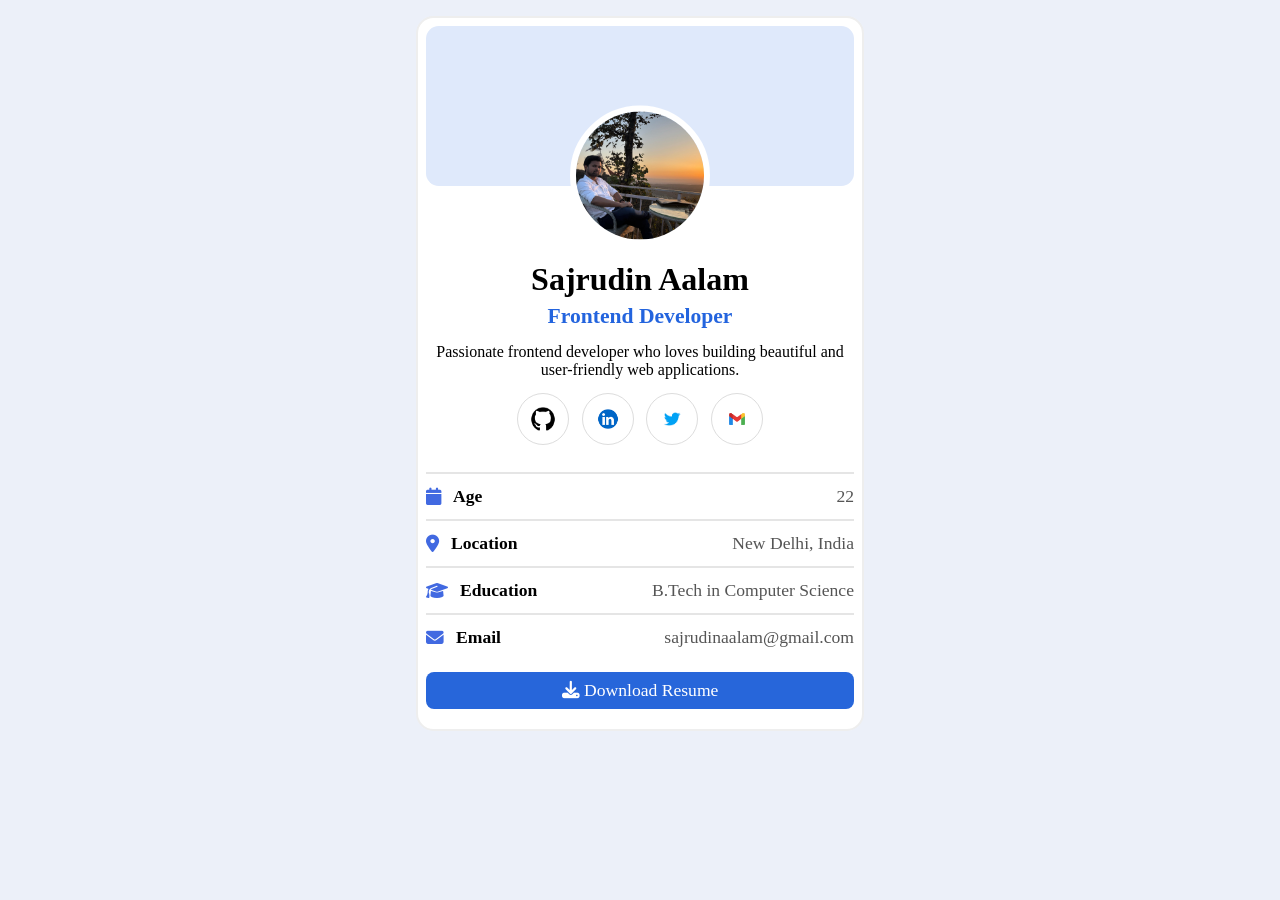
<file: 01-profile-card/index.html>
<!doctype html>
<html lang="en">
  <head>
    <meta charset="UTF-8" />
    <meta name="viewport" content="width=device-width, initial-scale=1.0" />
    <title>Profile Card</title>

    <link
      rel="stylesheet"
      href="https://cdnjs.cloudflare.com/ajax/libs/font-awesome/6.7.2/css/all.min.css"
    />

    <style>
      * {
        margin: 0;
        padding: 0;
        box-sizing: border-box;
      }

      body {
        background-color: #ecf0f9;
        font-family: "Times New Roman", Times, serif;
        font-size: 1.1rem;
      }

      .profile-card {
        width: 28rem;
        min-height: 38rem;
        margin: 1rem auto;
        padding: 0.5rem;

        background-color: #ffffff;
        border: 2px solid #eee;
        border-radius: 1.1rem;
        overflow: hidden;

        position: relative;
        text-align: center;
      }

      .profile-banner {
        height: 160px;
        background-color: #dfe9fb;
        border-radius: 0.8rem;
      }

      .profile-image-container {
        position: absolute;
        top: 160px;
        left: 50%;
        transform: translate(-50%, -50%);
      }

      .profile-image {
        width: 140px;
        height: 140px;

        border-radius: 50%;
        object-fit: cover;
        object-position: 0;
        border: 6px solid white;
      }

      .profile-header {
        margin-top: 75px;
      }

      h1 {
        font-size: 2rem;
        margin-bottom: 6px;
      }

      h2 {
        font-size: 1.35rem;
        color: #2364de;
        margin-bottom: 6px;
      }

      section {
        font-size: 1rem;
        text-align: center;
        padding: 8px;
        margin-bottom: 6px;
      }

      .social-links {
        display: flex;
        justify-content: center;
        gap: 0.8rem;
      }

      .logo-circle {
        width: 52px;
        height: 52px;

        background-color: white;
        border-radius: 50%;
        border: 1px solid #ddd;

        display: flex;
        justify-content: center;
        align-items: center;

        margin-bottom: 8px;
      }

      .logo-circle img {
        width: 26px;
        height: 26px;
        object-fit: contain;
      }

      .profile-details {
        margin-top: 1.2rem;
      }

      .detail-row {
        display: flex;
        justify-content: space-between;
        align-items: center;

        padding: 0.75rem 0;

        border-top: 2px solid #e5e5e5;
      }

      .label {
        display: flex;
        align-items: center;
        gap: 0.75rem;
      }

      .label i {
        color: royalblue;
        font-size: 1.1rem;
      }

      .label span {
        font-weight: 600;
      }

      .detail-value {
        color: #555;
      }

      .resume-download {
        background-color: #2766da;
        height: 2.3rem;
        margin: 12px auto;
        border-radius: 0.5rem;

        display: flex;
        justify-content: center;
        align-items: center;
      }

      .resume-download a {
        color: white;
        font-weight: 500;
        text-decoration: none;
      }
    </style>
  </head>

  <body>
    <div class="profile-card">
      <div class="profile-banner"></div>

      <figure class="profile-image-container">
        <img
          class="profile-image"
          src="assets/MyImage.jpg"
          alt="Profile Image"
        />
      </figure>

      <header class="profile-header">
        <h1>Sajrudin Aalam</h1>
        <h2>Frontend Developer</h2>

        <section>
          <p>
            Passionate frontend developer who loves building beautiful and
            user-friendly web applications.
          </p>
        </section>

        <nav class="social-links">
          <a href="https://github.com/Sajrudin" target="_blank" class="logo-circle">
            <img src="assets/Git.png" alt="Github" />
          </a>

          <a
            href="https://www.linkedin.com/in/sajrudin-aalam-21b861287/" target="blank"
            class="logo-circle"
          >
            <img src="assets/linkedin.png" target="blank" alt="LinkedIn" />
          </a>

          <a href="https://x.com/" target="blank" class="logo-circle"> 
            <img src="assets/twitter.png" alt="Twitter" />
          </a>

          <a href="https://mail.google.com/mail/u/0/#inbox" class="logo-circle">
            <img src="assets/gmail.png" alt="Gmail" />
          </a>
        </nav>
      </header>

      <main class="profile-details">
        <div class="detail-row">
          <div class="label">
            <i class="fa-solid fa-calendar"></i>
            <span>Age</span>
          </div>

          <div class="detail-value">22</div>
        </div>

        <div class="detail-row">
          <div class="label">
            <i class="fa-solid fa-location-dot"></i>
            <span>Location</span>
          </div>

          <div class="detail-value">New Delhi, India</div>
        </div>

        <div class="detail-row">
          <div class="label">
            <i class="fa-solid fa-graduation-cap"></i>
            <span>Education</span>
          </div>

          <div class="detail-value">B.Tech in Computer Science</div>
        </div>

        <div class="detail-row">
          <div class="label">
            <i class="fa-solid fa-envelope"></i>
            <span>Email</span>
          </div>

          <div class="detail-value">sajrudinaalam@gmail.com</div>
        </div>

        <div class="resume-download">
          <a href="assets/Resume_SDE.pdf" download>
            <i class="fa-solid fa-download"></i>
            Download Resume
          </a>
        </div>
      </main>
    </div>
  </body>
</html>
</file>
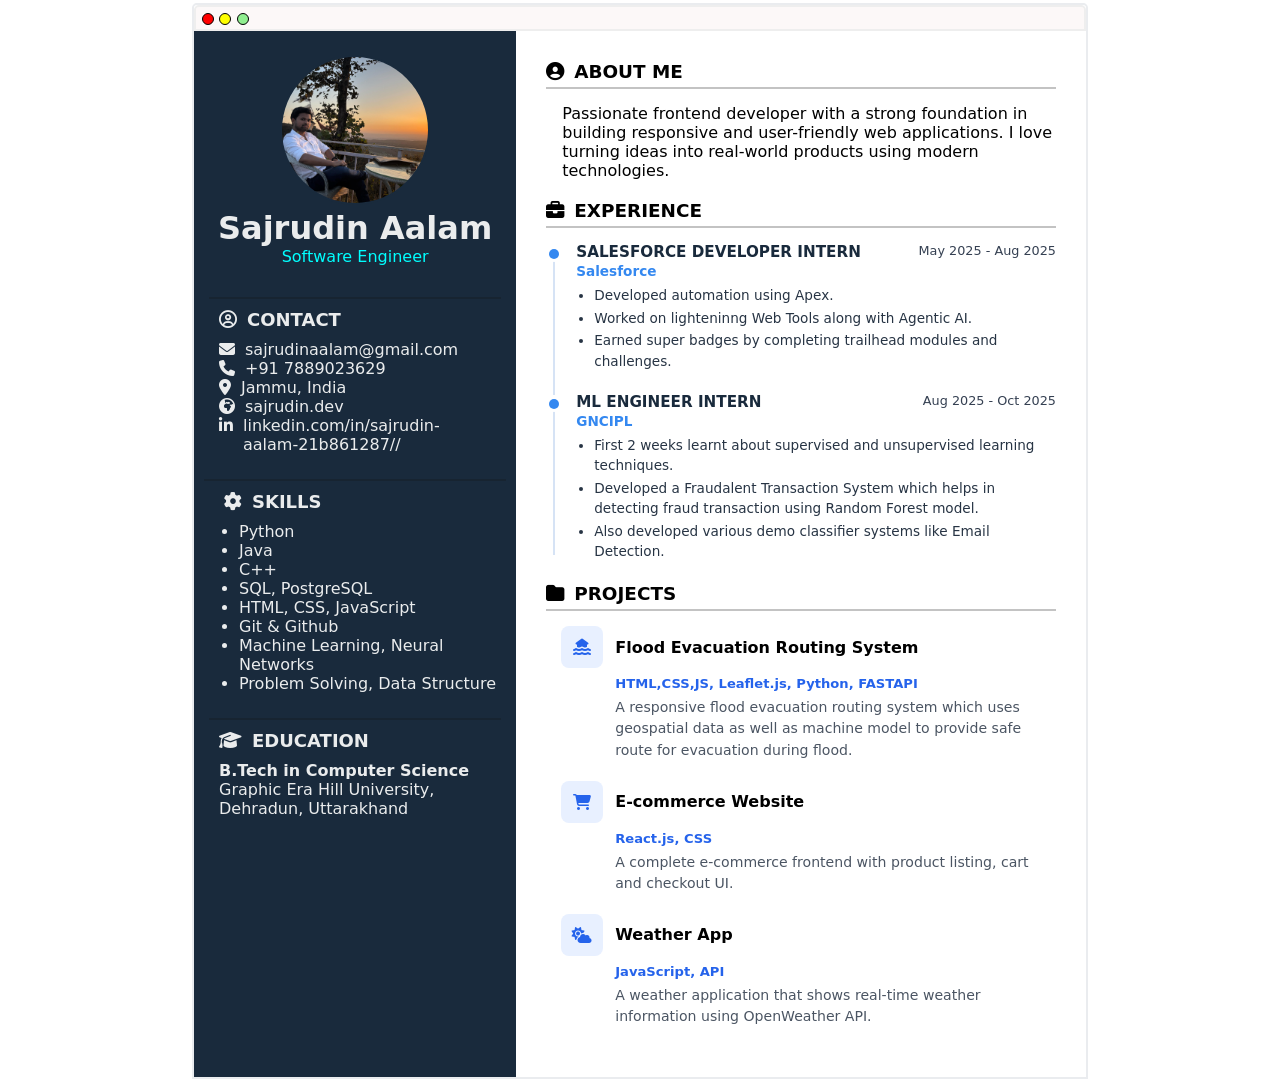
<file: 02-resume-webpage/index.html>
<!doctype html>
<html lang="en">
  <head>
    <meta charset="UTF-8" />
    <meta name="viewport" content="width=device-width, initial-scale=1.0" />
    <title>Resume-Webpage</title>
    <link
      rel="stylesheet"
      href="https://cdnjs.cloudflare.com/ajax/libs/font-awesome/6.7.2/css/all.min.css"
    />

    <link rel="stylesheet" href="style.css" />
  </head>

  <body>
    <div class="resume-container">
      <header class="button-container">
        <button class="close"></button>
        <button class="minimize"></button>
        <button class="maximize"></button>
      </header>

      <main>
        <aside class="leftsidebar">
          <header class="profile-container">
            <figure class="profile-image-container">
              <img src="assets/MyImage.jpg" alt="Profile Image" />
            </figure>

            <div class="profile-details">
              <h1 class="profile-name no-wrap">Sajrudin Aalam</h1>
              <p class="profile-role no-wrap">Software Engineer</p>
            </div>
          </header>

          <dl class="contact-details">
            <div class="contact-row heading">
              <dt class="contact-label">
                <i class="fa-regular fa-circle-user"></i>
              </dt>
              <dd class="contact-value">CONTACT</dd>
            </div>

            <div class="contact-row">
              <dt class="contact-label">
                <i class="fa-solid fa-envelope"></i>
              </dt>
              <dd class="value">sajrudinaalam@gmail.com</dd>
            </div>

            <div class="contact-row">
              <dt class="contact-label">
                <i class="fa-solid fa-phone"></i>
              </dt>
              <dd class="contact-value">+91 7889023629</dd>
            </div>

            <div class="contact-row">
              <dt class="contact-label">
                <i class="fa-sharp fa-solid fa-location-dot"></i>
              </dt>
              <dd class="contact-value">Jammu, India</dd>
            </div>

            <div class="contact-row">
              <dt class="contact-label">
                <i class="fa-solid fa-earth-africa"></i>
              </dt>
              <dd class="contact-value">sajrudin.dev</dd>
            </div>

            <div class="contact-row">
              <dt class="contact-label">
                <i class="fa-brands fa-linkedin-in"></i>
              </dt>
              <dd class="contact-value">
                linkedin.com/in/sajrudin-aalam-21b861287//
              </dd>
            </div>
          </dl>

          <section class="skill-details">
            <dl class="skill-row">
              <dt class="skill-label"><i class="fa-solid fa-gear"></i></dt>
              <dd class="skill-value">SKILLS</dd>
            </dl>
            <ul class="skills">
              <li>Python</li>
              <li>Java</li>
              <li>C++</li>
              <li>SQL, PostgreSQL</li>
              <li>HTML, CSS, JavaScript</li>
              <li>Git & Github</li>
              <li>Machine Learning, Neural Networks</li>
              <li>Problem Solving, Data Structure</li>
            </ul>
          </section>

          <section class="education-details">
            <dl class="education-row">
              <dt class="education-label">
                <i class="fa-solid fa-graduation-cap"></i>
              </dt>
              <dd class="education-value">EDUCATION</dd>
            </dl>
            <p class="education-bio">
              <span class="course">B.Tech in Computer Science</span>
              <span class="college"
                >Graphic Era Hill University, Dehradun, Uttarakhand</span
              >
            </p>
          </section>
        </aside>

        <section class="main-content">
          <article class="about-me">
            <dl class="about-row">
              <dt class="about-label">
                <i class="fa-solid fa-circle-user"></i>
              </dt>
              <dd class="about-value">ABOUT ME</dd>
            </dl>
            <p>
              Passionate frontend developer with a strong foundation in building
              responsive and user-friendly web applications. I love turning
              ideas into real-world products using modern technologies.
            </p>
          </article>

          <article class="experience">
            <dl class="experience-row">
              <dt class="experience-label">
                <i class="fa-solid fa-briefcase"></i>
              </dt>
              <dd class="experience-value">EXPERIENCE</dd>
            </dl>
            <div class="experience-role-1">
              <span class="role-1-title">SALESFORCE DEVELOPER INTERN</span>
              <span class="role-1-timeline">May 2025 - Aug 2025</span>
              <span class="role-1-company">Salesforce</span>
              <ul class="role-1 work-details">
                <li>Developed automation using Apex.</li>
                <li>Worked on lighteninng Web Tools along with Agentic AI.</li>
                <li>
                  Earned super badges by completing trailhead modules and
                  challenges.
                </li>
              </ul>
            </div>

            <div class="experience-role-2">
              <span class="role-2-title">ML ENGINEER INTERN</span>
              <span class="role-2-timeline">Aug 2025 - Oct 2025</span>
              <span class="role-2-company">GNCIPL</span>

              <ul class="role-2 work-details">
                <li>
                  First 2 weeks learnt about supervised and unsupervised
                  learning techniques.
                </li>
                <li>
                  Developed a Fraudalent Transaction System which helps in
                  detecting fraud transaction using Random Forest model.
                </li>
                <li>
                  Also developed various demo classifier systems like Email
                  Detection.
                </li>
              </ul>
            </div>
          </article>

          <article class="project-list">
            <dl class="project-row">
              <dt class="project-label"><i class="fa-solid fa-folder"></i></dt>
              <dd class="project-value">PROJECTS</dd>
            </dl>

            <div class="project1">
              <div class="project1-row">
                <div class="project1-label">
                  <i class="fa-solid fa-house-flood-water"></i>
                </div>
                <div class="project1-title">
                  Flood Evacuation Routing System
                </div>
              </div>
              <div class="project1-tech">
                HTML,CSS,JS, Leaflet.js, Python, FASTAPI
              </div>
              <p class="project1-detail">
                A responsive flood evacuation routing system which uses
                geospatial data as well as machine model to provide safe route
                for evacuation during flood.
              </p>
            </div>

            <div class="project2">
              <div class="project2-row">
                <div class="project2-label">
                  <i class="fa-solid fa-cart-shopping"></i>
                </div>
                <div class="project2-title">E-commerce Website</div>
              </div>
              <div class="project2-tech">React.js, CSS</div>
              <p class="project2-detail">
                A complete e-commerce frontend with product listing, cart and
                checkout UI.
              </p>
            </div>

            <div class="project3">
              <div class="project3-row">
                <div class="project3-label">
                  <i class="fa-solid fa-cloud-sun"></i>
                </div>
                <div class="project3-title">Weather App</div>
              </div>
              <div class="project3-tech">JavaScript, API</div>
              <p class="project3-detail">
                A weather application that shows real-time weather information
                using OpenWeather API.
              </p>
            </div>
          </article>
        </section>
      </main>
    </div>
  </body>
</html>
</file>
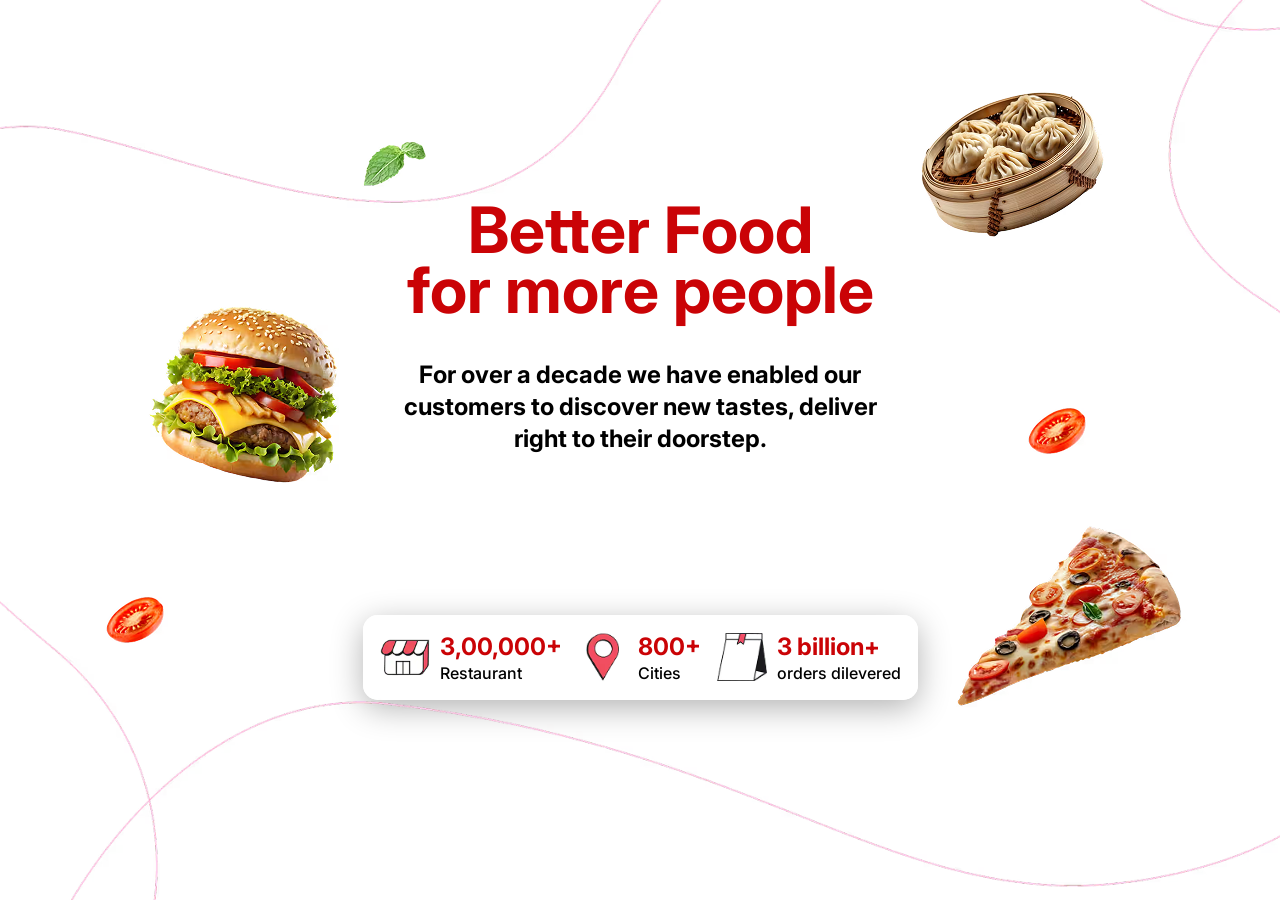
<file: 03-food-banner/index.html>
<!doctype html>
<html lang="en">
  <head>
    <meta charset="UTF-8" />
    <meta name="viewport" content="width=device-width, initial-scale=1.0" />
    <link rel="stylesheet" href="./style.css" />
    <title>Food Banner</title>
  </head>

  <body>
    <main>
      <div class="image_container">
        <img src="./images/bg_image.png" alt="background image" />
      </div>

      <div class="content">
        <img src="./images/burger.png" alt="Burger" class="burger" />
        <img src="./images/tomato.png" alt="Tomato" class="tomato-1" />
        <img src="./images/tomato.png" alt="tomato" class="tomato-2" />
        <img src="./images/pizza.png" alt="pizza" class="pizza" />
        <img src="./images/momo.png" alt="momo" class="momo" />
        <img src="./images/leaf.png" alt="leaf" class="leaf" />

        <div class="center-content">
          <section class="text-content">
            <h1>
              Better Food <br />
              for more people
            </h1>
            <p>
              For over a decade we have enabled our customers to discover new
              tastes, deliver right to their doorstep.
            </p>
          </section>

          <section class="info-section">
            <div class="info-item">
              <img
                src="./images/house.png"
                alt="Restaurant Icon"
                class="info-icon"
              />
              <div class="info-text">
                <span class="info-number">3,00,000+</span>
                <span class="info-label">Restaurant</span>
              </div>
            </div>

            <div class="info-item">
              <img
                src="./images/location.png"
                alt="Location"
                class="info-icon"
              />
              <div class="info-text">
                <span class="info-number">800+</span>
                <span class="info-label">Cities</span>
              </div>
            </div>
            <div class="info-item">
              <img src="./images/banner.png" alt="Banner" class="info-icon" />
              <div class="info-text">
                <span class="info-number">3 billion+</span>
                <span class="info-label">orders dilevered</span>
              </div>
            </div>
          </section>
        </div>
      </div>
    </main>
  </body>
</html>
</file>
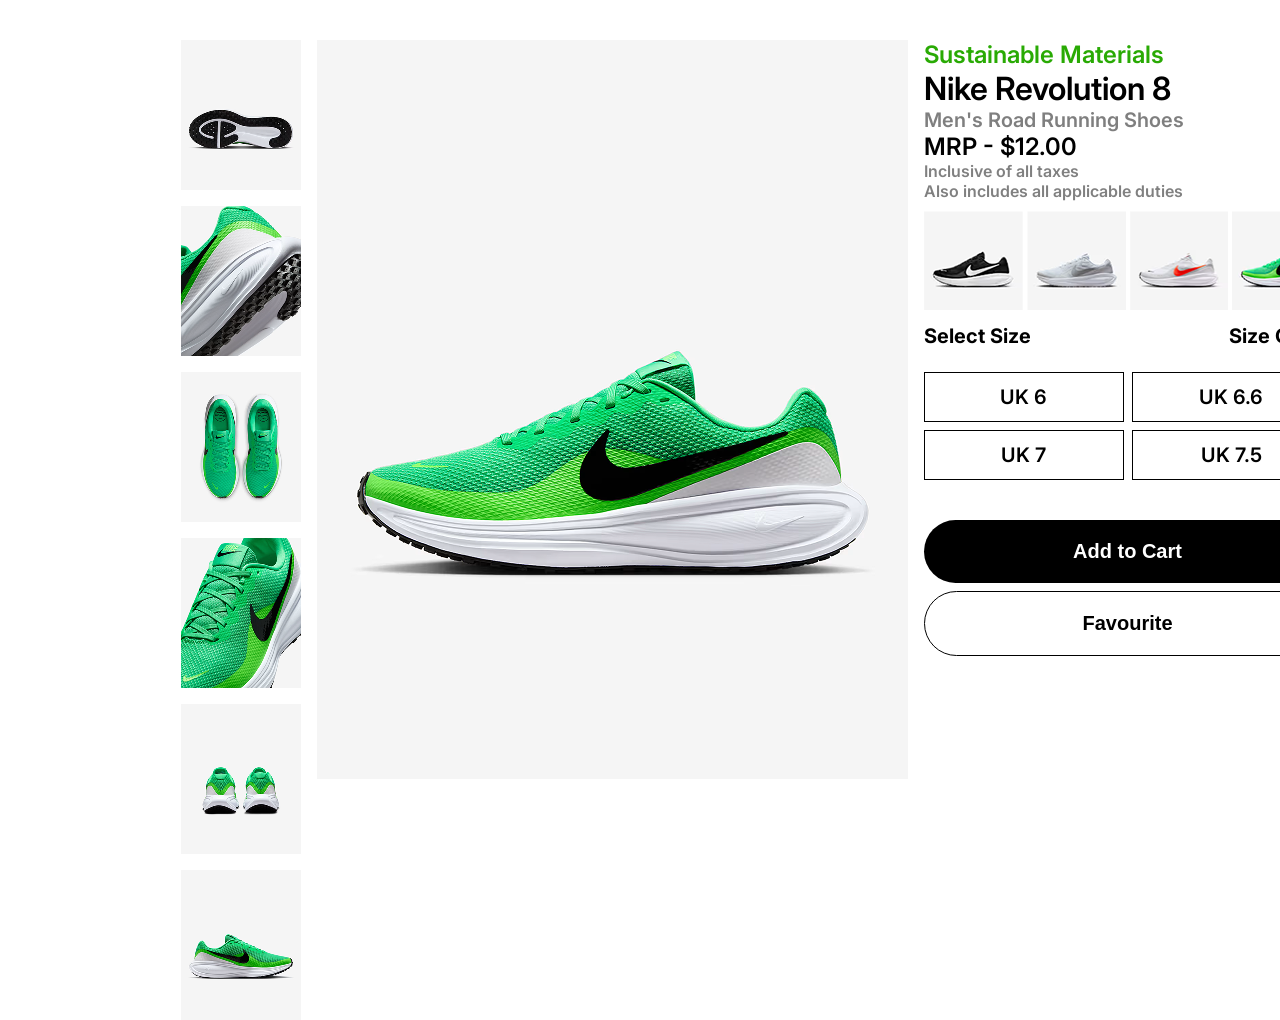
<file: 04-shoe-website/index.html>
<!doctype html>
<html lang="en">
  <head>
    <meta charset="UTF-8" />
    <meta name="viewport" content="width=device-width, initial-scale=1.0" />
    <title>Shoe Website</title>
    <link rel="stylesheet" href="./style.css" />
  </head>
  <body>
    <main>
      <aside class="side-bar">
        <img src="./images/side_image1.png" alt="Shoe" class="side-image" />
        <img src="./images/side_image5.png" alt="Shoe" class="side-image" />
        <img src="./images/side_image3.png" alt="Shoe" class="side-image" />
        <img src="./images/side_image6.png" alt="Shoe" class="side-image" />
        <img src="./images/side_image4.png" alt="Shoe" class="side-image" />
        <img src="./images/side_image2.png" alt="Shoe" class="side-image" />
      </aside>
      <section class="center-content">
        <img
          src="./images/center_image.png"
          alt="Green Shoe"
          class="center-img"
        />
      </section>
      <section class="description">
        <article>
          <h2>Sustainable Materials</h2>
          <h1>Nike Revolution 8</h1>
          <p class="tagline">Men's Road Running Shoes</p>
          <p class="price">MRP - $12.00</p>
          <p class="price-description">Inclusive of all taxes</p>
          <p class="price-description">Also includes all applicable duties</p>
        </article>
        <figure class="shoe-variant">
          <img
            src="./images/variant1.png"
            alt="Green Shoe"
            class="shoe-options"
          />
          <img
            src="./images/variant2.png"
            alt="Black Shoe"
            class="shoe-options"
          />
          <img
            src="./images/variant3.png"
            alt="Pink Shoe"
            class="shoe-options"
          />
          <img
            src="./images/variant4.png"
            alt="Grey Shoe"
            class="shoe-options"
          />
        </figure>

        <section class="size-section">
          <div class="size-header">
            <h4>Select Size</h4>
            <h4>Size Guide</h4>
          </div>
          <section class="size-chart">
            <div class="sizes">UK 6</div>
            <div class="sizes">UK 6.6</div>
            <div class="sizes">UK 7</div>
            <div class="sizes">UK 7.5</div>
          </section>
        </section>

        <div class="button-container">
            <button class="add-to-cart">Add to Cart</button>
            <button class="favourite">Favourite</button>
        </div>
      </section>
    </main>
  </body>
</html>
</file>
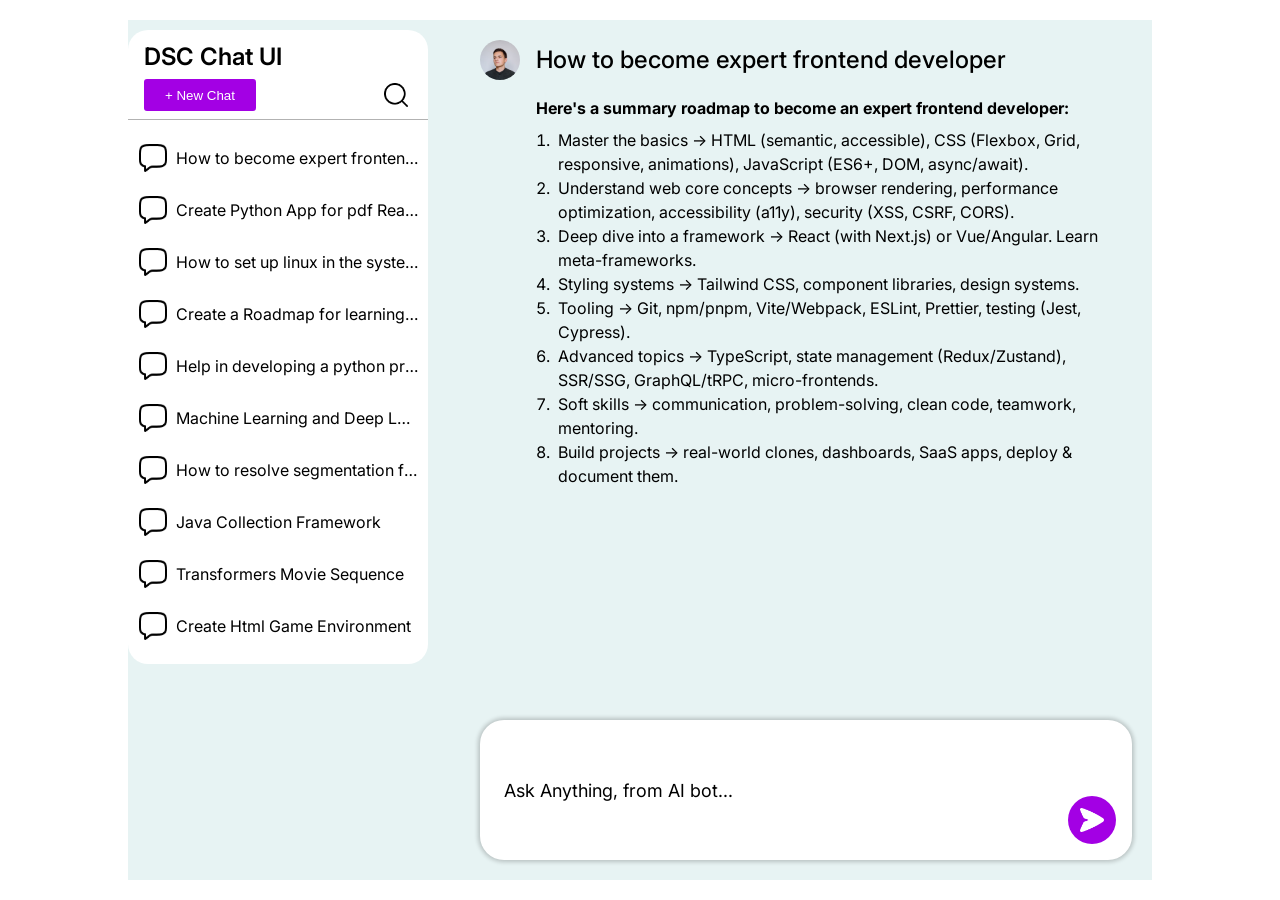
<file: 05-chat-ui/index.html>
<!doctype html>
<html lang="en">
  <head>
    <meta charset="UTF-8" />
    <meta name="viewport" content="width=device-width, initial-scale=1.0" />
    <title>Chat User Interface</title>
    <link rel="stylesheet" href="./style.css" />
  </head>
  <body>
    <main class="chat-app">
      <!-- Sidebar -->
      <aside class="left-sidebar">
        <header class="sidebar-header">
          <h1>DSC Chat UI</h1>

          <div class="button-container">
            <button type="button" class="new-chat-btn">+ New Chat</button>

            <button type="button" class="search-btn" aria-label="Search chats">
              <img src="./images/search-icon.png" alt="" />
            </button>
          </div>
        </header>

        <section class="chat-section">
          <div class="chats">
            <div class="chat-icon">
              <img src="./images/message-icon.png" alt="" />
            </div>
            <p>How to become expert frontend developer</p>
          </div>

          <div class="chats">
            <div class="chat-icon">
              <img src="./images/message-icon.png" alt="" />
            </div>
            <p>Create Python App for pdf Reading</p>
          </div>

          <div class="chats">
            <div class="chat-icon">
              <img src="./images/message-icon.png" alt="" />
            </div>
            <p>How to set up linux in the system</p>
          </div>

          <div class="chats">
            <div class="chat-icon">
              <img src="./images/message-icon.png" alt="" />
            </div>
            <p>Create a Roadmap for learning Javascript in 30 days</p>
          </div>

          <div class="chats">
            <div class="chat-icon">
              <img src="./images/message-icon.png" alt="" />
            </div>
            <p>Help in developing a python project</p>
          </div>

          <div class="chats">
            <div class="chat-icon">
              <img src="./images/message-icon.png" alt="" />
            </div>
            <p>Machine Learning and Deep Learning</p>
          </div>

          <div class="chats">
            <div class="chat-icon">
              <img src="./images/message-icon.png" alt="" />
            </div>
            <p>How to resolve segmentation fault in a C Program</p>
          </div>

          <div class="chats">
            <div class="chat-icon">
              <img src="./images/message-icon.png" alt="" />
            </div>
            <p>Java Collection Framework</p>
          </div>

          <div class="chats">
            <div class="chat-icon">
              <img src="./images/message-icon.png" alt="" />
            </div>
            <p>Transformers Movie Sequence</p>
          </div>

          <div class="chats">
            <div class="chat-icon">
              <img src="./images/message-icon.png" alt="" />
            </div>
            <p>Create Html Game Environment</p>
          </div>
        </section>
      </aside>

      <!-- Main chat area -->
      <section class="chat-container">
        <!-- Response area -->
        <section class="response-section">
          <header class="user-message">
            <img src="./images/avatar.png" alt="Avatar" />

            <h3>How to become expert frontend developer</h3>
          </header>

          <div class="response-message">
            <p>
              Here's a summary roadmap to become an expert frontend developer:
            </p>

            <ol>
              <li>
                Master the basics → HTML (semantic, accessible), CSS (Flexbox,
                Grid, responsive, animations), JavaScript (ES6+, DOM,
                async/await).
              </li>

              <li>
                Understand web core concepts → browser rendering, performance
                optimization, accessibility (a11y), security (XSS, CSRF, CORS).
              </li>

              <li>
                Deep dive into a framework → React (with Next.js) or
                Vue/Angular. Learn meta-frameworks.
              </li>

              <li>
                Styling systems → Tailwind CSS, component libraries, design
                systems.
              </li>

              <li>
                Tooling → Git, npm/pnpm, Vite/Webpack, ESLint, Prettier, testing
                (Jest, Cypress).
              </li>

              <li>
                Advanced topics → TypeScript, state management (Redux/Zustand),
                SSR/SSG, GraphQL/tRPC, micro-frontends.
              </li>

              <li>
                Soft skills → communication, problem-solving, clean code,
                teamwork, mentoring.
              </li>

              <li>
                Build projects → real-world clones, dashboards, SaaS apps,
                deploy &amp; document them.
              </li>
            </ol>
          </div>
        </section>

        <!-- Prompt -->
        <div class="prompt-box">
          <input type="text" placeholder="Ask Anything, from AI bot..." />

          <button type="button" class="submit-icon" aria-label="Send message">
            <img src="./images/send-icon.png" alt="" />
          </button>
        </div>
      </section>
    </main>
  </body>
</html>
</file>
<file: 02-resume-webpage/style.css>
* {
    margin: 0;
    padding: 0;
    box-sizing: border-box;

}

body {
    min-height: 100vh;
    background-color: white;
    font-family: system-ui, Arial, sans-serif;

    display: flex;
    justify-content: center;
    align-items: center;
    padding: 0.2rem;
}

.resume-container {
    width: 70vw;
    background-color: white;
    border: 2px solid #eaecef;
    border-radius: 0.3rem 0.3rem 0 0;
}

.button-container {
    background-color: #fcf8f8;
    border: 2px solid #eee;
    border-radius: 0.3rem 0.3rem 0 0;
    padding: 0.1rem 0 0.1rem 0.4rem;
}

button {
    height: 12px;
    width: 12px;
    border-radius: 50%;
    border: 1px solid black;
}

.close {
    background-color: red;
    padding-right: 0.1rem;
}

.minimize {
    background-color: yellow;
    padding-right: 0.1rem;
}

.maximize {
    background-color: lightgreen;
}

main {
    display: flex;
    justify-content: flex-start;
}

.leftsidebar {
    flex: 1;
    background-color: #192a3c;
    color: #eaeced;
    font-size: 1rem;
}

.profile-container {
    padding: 1rem;
    margin: 0.5rem;

    display: flex;
    flex-direction: column;
    justify-content: center;
    text-align: center;
}

img {
    height: 150px;
    width: 150px;

    border: 2px solid #192a3c;
    border-radius: 50%;
    object-fit: cover;
    object-position: 0 50%;
}

.profile-details {
    display: flex;
    justify-content: center;
    text-align: center;
    flex-direction: column;
}

.no-wrap {
    white-space: nowrap;
}

.profile-name {
    font-size: 2rem;
}

.profile-role {
    color: aqua;
}

.contact-details {
    border-top: 2px solid rgba(18, 18, 18, 0.25);
    display: flex;
    flex-direction: column;
    padding: 10px;
    margin: 15px;
}

.contact-details .heading,
.skill-row {
    font-size: large;
    font-weight: 700;
    margin-bottom: 10px;
}

.contact-details .contact-row {
    display: flex;
    gap: 10px;
    justify-content: start;
}

.skill-details {
    border-top: 2px solid rgba(18, 18, 18, 0.25);
    display: flex;
    flex-direction: column;
    padding: 10px;
    margin: 10px;
}

.skill-row {
    display: flex;
    gap: 10px;
    padding-left: 10px;
}

.skills {
    list-style: disc;
    padding-left: 15px;
    margin-left: 10px;
}

.education-details {
    border-top: 2px solid rgba(18, 18, 18, 0.25);
    display: flex;
    flex-direction: column;
    padding: 10px;
    margin: 15px;
}

.education-row {
    display: flex;
    gap: 10px;
    font-size: large;
    font-weight: 700;
    margin-bottom: 10px;
}

.education-bio .course {
    font-weight: 600;
}

.main-content {
    display: flex;
    flex-direction: column;


    margin: 20px;
    padding: 10px;
}


.about-row {
    display: flex;
    align-items: center;
    gap: 10px;

    font-size: 1.15rem;
    font-weight: 700;

    border-bottom: 2px solid rgba(18, 18, 18, 0.25);
    padding-bottom: 5px;
    margin-bottom: 15px;
}

.about-me p {
    text-align: left;
    padding-left: 1rem;
    margin-bottom: 10px;
}


/* =========================
   EXPERIENCE SECTION ONLY
   ========================= */

.experience {
    position: relative;
    margin-top: 10px;
}

/* Experience heading */
.experience-row {
    display: flex;
    align-items: center;
    gap: 10px;

    font-size: 1.15rem;
    font-weight: 700;

    border-bottom: 2px solid rgba(18, 18, 18, 0.25);
    padding-bottom: 5px;
    margin-bottom: 15px;
}

/* Both experience entries */
.experience-role-1,
.experience-role-2 {
    position: relative;

    display: grid;
    grid-template-columns: minmax(0, 1fr) auto;
    column-gap: 20px;

    padding-left: 30px;
    margin-bottom: 20px;
}

/* Vertical timeline line */
.experience-role-1::before,
.experience-role-2::before {
    content: "";
    position: absolute;

    left: 7px;
    top: 10px;
    bottom: -22px;

    width: 2px;
    background-color: #d6e3f5;
}

/* Remove line after final experience */
.experience-role-2::before {
    bottom: 8px;
}

/* Timeline dots */
.experience-role-1::after,
.experience-role-2::after {
    content: "";
    position: absolute;

    left: 3px;
    top: 6px;

    width: 10px;
    height: 10px;

    background-color: #3488f0;
    border-radius: 50%;
    box-shadow: 0 0 0 3px white;
}

/* Job titles */
.role-1-title,
.role-2-title {
    grid-column: 1;
    grid-row: 1;

    font-weight: 700;
    font-size: 0.95rem;
    color: #192a3c;
}

/* Dates */
.role-1-timeline,
.role-2-timeline {
    grid-column: 2;
    grid-row: 1;

    white-space: nowrap;
    font-size: 0.8rem;
    color: #354052;
    text-align: right;
}

/* Company names */
.role-1-company,
.role-2-company {
    grid-column: 1 / -1;

    margin-top: 2px;
    color: #3488f0;
    font-size: 0.85rem;
    font-weight: 600;
}

/* Work-description lists */
.experience .work-details {
    grid-column: 1 / -1;

    margin-top: 6px;
    padding-left: 18px;

    font-size: 0.85rem;
    line-height: 1.5;
    color: #273444;
}

/* Space between bullet points */
.experience .work-details li {
    margin-bottom: 2px;
}

/* Responsive experience layout */
@media (max-width: 700px) {

    .experience-role-1,
    .experience-role-2 {
        grid-template-columns: 1fr;
    }

    .role-1-timeline,
    .role-2-timeline {
        grid-column: 1;
        grid-row: auto;

        margin-top: 2px;
        text-align: left;
        white-space: normal;
    }

    .role-1-company,
    .role-2-company {
        margin-top: 3px;
    }
}



/* =========================
   PROJECT SECTION
   ========================= */

.project-row {
    display: flex;
    align-items: center;
    gap: 10px;

    font-size: 1.15rem;
    font-weight: 700;

    border-bottom: 2px solid rgba(18, 18, 18, 0.25);
    padding-bottom: 5px;
    margin-bottom: 15px;
}

/* ---------- Project 1 ---------- */

.project1 {
    margin-bottom: 20px;
    padding-left: 15px;
}

.project1-row {
    display: flex;
    align-items: center;
    gap: 12px;
}

.project1-label {
    width: 42px;
    height: 42px;

    display: flex;
    justify-content: center;
    align-items: center;

    background-color: #e8f0ff;
    border-radius: 8px;

    color: #2563eb;
}

.project1-title {
    font-size: 1rem;
    font-weight: 700;
}

.project1-tech {
    margin: 8px 0 6px 54px;

    color: #2563eb;
    font-size: 0.82rem;
    font-weight: 600;
}

.project1-detail {
    margin-left: 54px;

    color: #4b5563;
    font-size: 0.88rem;
    line-height: 1.5;
}

/* ---------- Project 2 ---------- */

.project2 {
    margin-bottom: 20px;
    padding-left: 15px;
}

.project2-row {
    display: flex;
    align-items: center;
    gap: 12px;
}

.project2-label {
    width: 42px;
    height: 42px;

    display: flex;
    justify-content: center;
    align-items: center;

    background-color: #e8f0ff;
    border-radius: 8px;

    color: #2563eb;
}

.project2-title {
    font-size: 1rem;
    font-weight: 700;
}

.project2-tech {
    margin: 8px 0 6px 54px;

    color: #2563eb;
    font-size: 0.82rem;
    font-weight: 600;
}

.project2-detail {
    margin-left: 54px;

    color: #4b5563;
    font-size: 0.88rem;
    line-height: 1.5;
}

/* ---------- Project 3 ---------- */

.project3 {
    margin-bottom: 20px;
    padding-left: 15px;
}

.project3-row {
    display: flex;
    align-items: center;
    gap: 12px;
}

.project3-label {
    width: 42px;
    height: 42px;

    display: flex;
    justify-content: center;
    align-items: center;

    background-color: #e8f0ff;
    border-radius: 8px;

    color: #2563eb;
}

.project3-title {
    font-size: 1rem;
    font-weight: 700;
}

.project3-tech {
    margin: 8px 0 6px 54px;

    color: #2563eb;
    font-size: 0.82rem;
    font-weight: 600;
}

.project3-detail {
    margin-left: 54px;

    color: #4b5563;
    font-size: 0.88rem;
    line-height: 1.5;
}
</file>
<file: 03-food-banner/style.css>
@import url("https://fonts.googleapis.com/css2?family=Inter:ital,opsz,wght@0,14..32,100..900;1,14..32,100..900&display=swap");

* {
  box-sizing: border-box;
  margin: 0;
  padding: 0;
}

body {
  font-family: "Inter", sans-serif;
  font-optical-sizing: auto;
}

main {
  position: relative;
  height: 100vh;
  width: 100%;
}

.image_container {
  height: 100%;
  width: 100%;
  overflow: hidden;
  position: absolute;
}

.content {
  height: 100%;
  width: 100%;
  display: flex;
  justify-content: center;
  align-items: center;
}
.image_container img {
  height: 100%;
  width: 100%;
  object-fit: cover;
}

.burger {
  position: absolute;
  top: 30%;
  left: 10%;
}
.tomato-1 {
  position: absolute;
  top: 66%;
  left: 8%;
}
.tomato-2 {
  position: absolute;
  top: 45%;
  left: 80%;
}
.pizza {
  position: absolute;
  top: 52%;
  left: 72%;
}
.momo {
  position: absolute;
  top: 5%;
  left: 70%;
}
.leaf {
  position: absolute;
  top: 15%;
  left: 28%;
}

.text-content{
  display: flex;
  flex-direction: column;
  align-items: center;

  margin-bottom: 60px;
}

.text-content h1{
  font-size: 4rem;
  line-height: 3.7rem;
  margin-bottom: 40px;
  text-align: center;
  color: #ca0306;
}

.text-content p{
  font-size: 1.5rem;
  line-height: 2rem;
  font-weight: bold;
  text-align: center;
  margin: 0 auto;
  max-width: 500px;
}

.info-section{
  display: flex;
  justify-content: center;
  align-items: center;

  margin-top: 160px;
  background-color: rgba(255,255,255,0.95);
  box-shadow: 0 8px 32px rgba(0, 0, 0, 0.3);
  gap: 1rem;
  padding: 1rem;
  border-radius: 15px;
  border: 1px solid rgba(255,255,255,0.2);
}

.info-item{
  display: flex;
  justify-content: center;
  align-items: center;
  gap:10px;
}
.info-icon{
  height: 50px;
  width: 50px;
  object-fit: contain;
}
.info-text{
  display: flex;
  flex-direction: column;
  gap: 2px;
}

.info-number{
  font-size: 24px;
  font-weight: bold;
  color: #ca0306;
}
.info-label{
  font-size: 16px;
  font-weight: 500;
}
</file>
<file: 04-shoe-website/style.css>
@import url("https://fonts.googleapis.com/css2?family=Inter:ital,opsz,wght@0,14..32,100..900;1,14..32,100..900&display=swap");

* {
  box-sizing: border-box;
  margin: 0;
  padding: 0;
}

body {
  font-family: "Inter", sans-serif;
  font-optical-sizing: auto;
}

main{
    width: 1174px;
    height: 980px;
    display: flex;
    justify-content: center;
    margin: 40px 0 0 169px;
    gap: 16px;
}

.side-bar{
    display: flex;
    flex-direction: column;

    gap: 16px;
}
.side-image{
    width: 120px;
    height: 150px;
}

.center-content img{
    height: 739px;
    width: 591px;
}

.description h2{
    font-size: 1.5rem;
    font-weight: 600;
    color: #29AA04;
}
.description h1{
    font-size: 2rem;
    font-weight: 600;
    color: #000;

}
.tagline{
    font-size: 1.25rem;
    font-weight: 600;
    color: rgba(0,0,0,0.5);
}
.price{
    font-size: 1.5rem;
    font-weight: 600;
    color: rgba(0,0,0,1);
}
.price-description{
    font-size: 1rem;
    font-weight: 600;
    color: rgba(128,128,128,1);
    align-items: center;
}
.shoe-variant{
    margin-top: 10px;
    margin-bottom: 10px;
}
.shoe-variant img{
    width: 98.63px;
    height: 98.63px;
}
.size-header{
    display: flex;
    justify-content: space-between;
}
.size-header h4{
    font-size: 20px;
    margin-bottom: 24px;
}
.size-chart{
    display: grid;
    grid-template-columns: repeat(2, 1fr);
    gap: 8px;
    margin-bottom: 40px;
}
.size-chart .sizes {
    border: 1px solid black;
    padding: 12px 16px;
    text-align: center;
    font-weight: 600;
    font-size: 20px;
    cursor: pointer;
}

.button-container{
    display: flex;
    flex-direction: column;
    gap: 8px;
}
button{
    padding: 20px;
    border: none;
    border-radius: 50px;
    font-size: 20px;
    font-weight: 600;
    cursor: pointer;
}

button:hover{
    opacity: 0.6;
}
button:first-child{
    background-color: #000;
    color: white;
}
button:last-child{
    background-color: white;
    color: black;
    border: 1px solid black;
}
</file>
<file: 05-chat-ui/style.css>
@import url("https://fonts.googleapis.com/css2?family=Inter:ital,opsz,wght@0,14..32,100..900;1,14..32,100..900&display=swap");


/* =========================
   RESET
========================= */

* {
    box-sizing: border-box;
    margin: 0;
    padding: 0;
}


body {
    font-family: "Inter", sans-serif;
    background-color: white;
}


/* =========================
   MAIN APPLICATION
========================= */

.chat-app {
    width: 80vw;
    max-width: 1600px;

    height: calc(100vh - 40px);

    margin: 20px auto;

    display: flex;

    gap: 32px;

    align-items: flex-start;

    background-color: #e7f3f3;

    overflow: hidden;
}


/* =========================
   SIDEBAR
========================= */

.left-sidebar {
    flex: 0 0 300px;

    height: calc(100%-20px);

    background-color: white;

    border-radius: 20px;

    display: flex;
    flex-direction: column;

    margin-top: 10px;

    overflow: hidden;
}


/* Sidebar Header */

.sidebar-header {
    flex-shrink: 0;
}


.sidebar-header h1 {
    font-size: 24px;
    font-weight: 600;

    padding: 12px 16px 8px;
}


/* =========================
   SIDEBAR BUTTONS
========================= */

.button-container {
    display: flex;

    justify-content: space-between;
    align-items: center;

    padding: 0 16px 8px;

    border-bottom: 1px solid rgba(0, 0, 0, 0.3);
}


.new-chat-btn {
    height: 32px;
    width: 112px;

    padding: 4px 8px;

    color: white;

    background-color: rgb(163, 0, 228);

    border: none;
    border-radius: 3px;

    cursor: pointer;
}


.new-chat-btn:hover {
    background-color: rgb(145, 0, 205);
}


.search-btn {
    height: 32px;
    width: 32px;

    display: flex;
    justify-content: center;
    align-items: center;

    background: transparent;

    border: none;

    cursor: pointer;
}


.search-btn img {
    width: 24px;
    height: 24px;
}


/* =========================
   CHAT LIST
========================= */

.chat-section {
    flex: 1;

    min-height: 0;

    display: flex;
    flex-direction: column;

    gap: 8px;

    padding: 16px 0;

    overflow-y: auto;
}


/* Individual chat */

.chats {
    flex-shrink: 0;

    min-width: 0;

    display: flex;

    align-items: center;

    gap: 8px;

    padding: 8px 10px;

    cursor: pointer;

    transition: background-color 0.2s;
}


.chats:hover {
    background-color: rgba(0, 0, 0, 0.08);
}


/* Message icon */

.chat-icon {
    flex: 0 0 30px;

    width: 30px;

    display: flex;
    justify-content: center;
    align-items: center;
}


.chats img {
    width: 28px;
    height: 28px;
}


/* Chat title */

.chats p {
    flex: 1;

    min-width: 0;

    font-size: 16px;
    font-weight: 400;

    line-height: 1.25;

    color: black;

    white-space: nowrap;

    overflow: hidden;

    text-overflow: ellipsis;
}


/* =========================
   CHAT CONTAINER
========================= */

.chat-container {
    flex: 1;

    min-width: 0;
    min-height: 0;

    height: 100%;

    display: flex;
    flex-direction: column;

    gap: 20px;
}


/* =========================
   RESPONSE
========================= */

.response-section {
    flex: 1;

    min-height: 0;

    overflow-y: auto;

    padding: 20px 20px 0;
}


/* User message header */

.user-message {
    display: flex;

    align-items: center;

    gap: 16px;

    margin-bottom: 16px;
}


.user-message img {
    flex: 0 0 40px;

    width: 40px;
    height: 40px;

    border-radius: 50%;

    object-fit: cover;
}


.user-message h3 {
    font-size: 24px;

    font-weight: 500;

    line-height: 1.2;
}


/* =========================
   RESPONSE CONTENT
========================= */

.response-message {
    padding-left: 56px;
}


.response-message p {
    margin-bottom: 8px;

    font-size: 16px;

    font-weight: 700;

    line-height: 1.5;
}


.response-message ol {
    margin-left: 18px;

    font-size: 16px;

    line-height: 1.5;

    color: black;
}


.response-message li {
    padding-left: 4px;
}


/* =========================
   PROMPT BOX
========================= */

.prompt-box {
    flex: 0 0 140px;

    position: relative;

    display: flex;

    align-items: flex-start;

    background-color: white;

    border-radius: 24px;

    box-shadow: 0 0 4px 2px rgba(1, 1, 1, 0.2);

    margin: 0 20px 20px;

    overflow: hidden;
}


.prompt-box input {
    flex: 1;

    min-width: 0;

    height: 100%;

    padding: 24px 80px 24px 24px;

    border: none;

    outline: none;

    background: transparent;

    font-family: inherit;

    font-size: 18px;
}


.prompt-box input::placeholder {
    color: black;
}


/* Send button */

.prompt-box button {
    position: absolute;

    right: 16px;
    bottom: 16px;

    width: 48px;
    height: 48px;

    display: flex;

    justify-content: center;
    align-items: center;

    background-color: rgb(163, 0, 228);

    border: none;

    border-radius: 50%;

    cursor: pointer;
}


.prompt-box button:hover {
    background-color: rgb(145, 0, 205);
}


.prompt-box button img {
    width: 24px;
    height: 24px;
}
</file>
